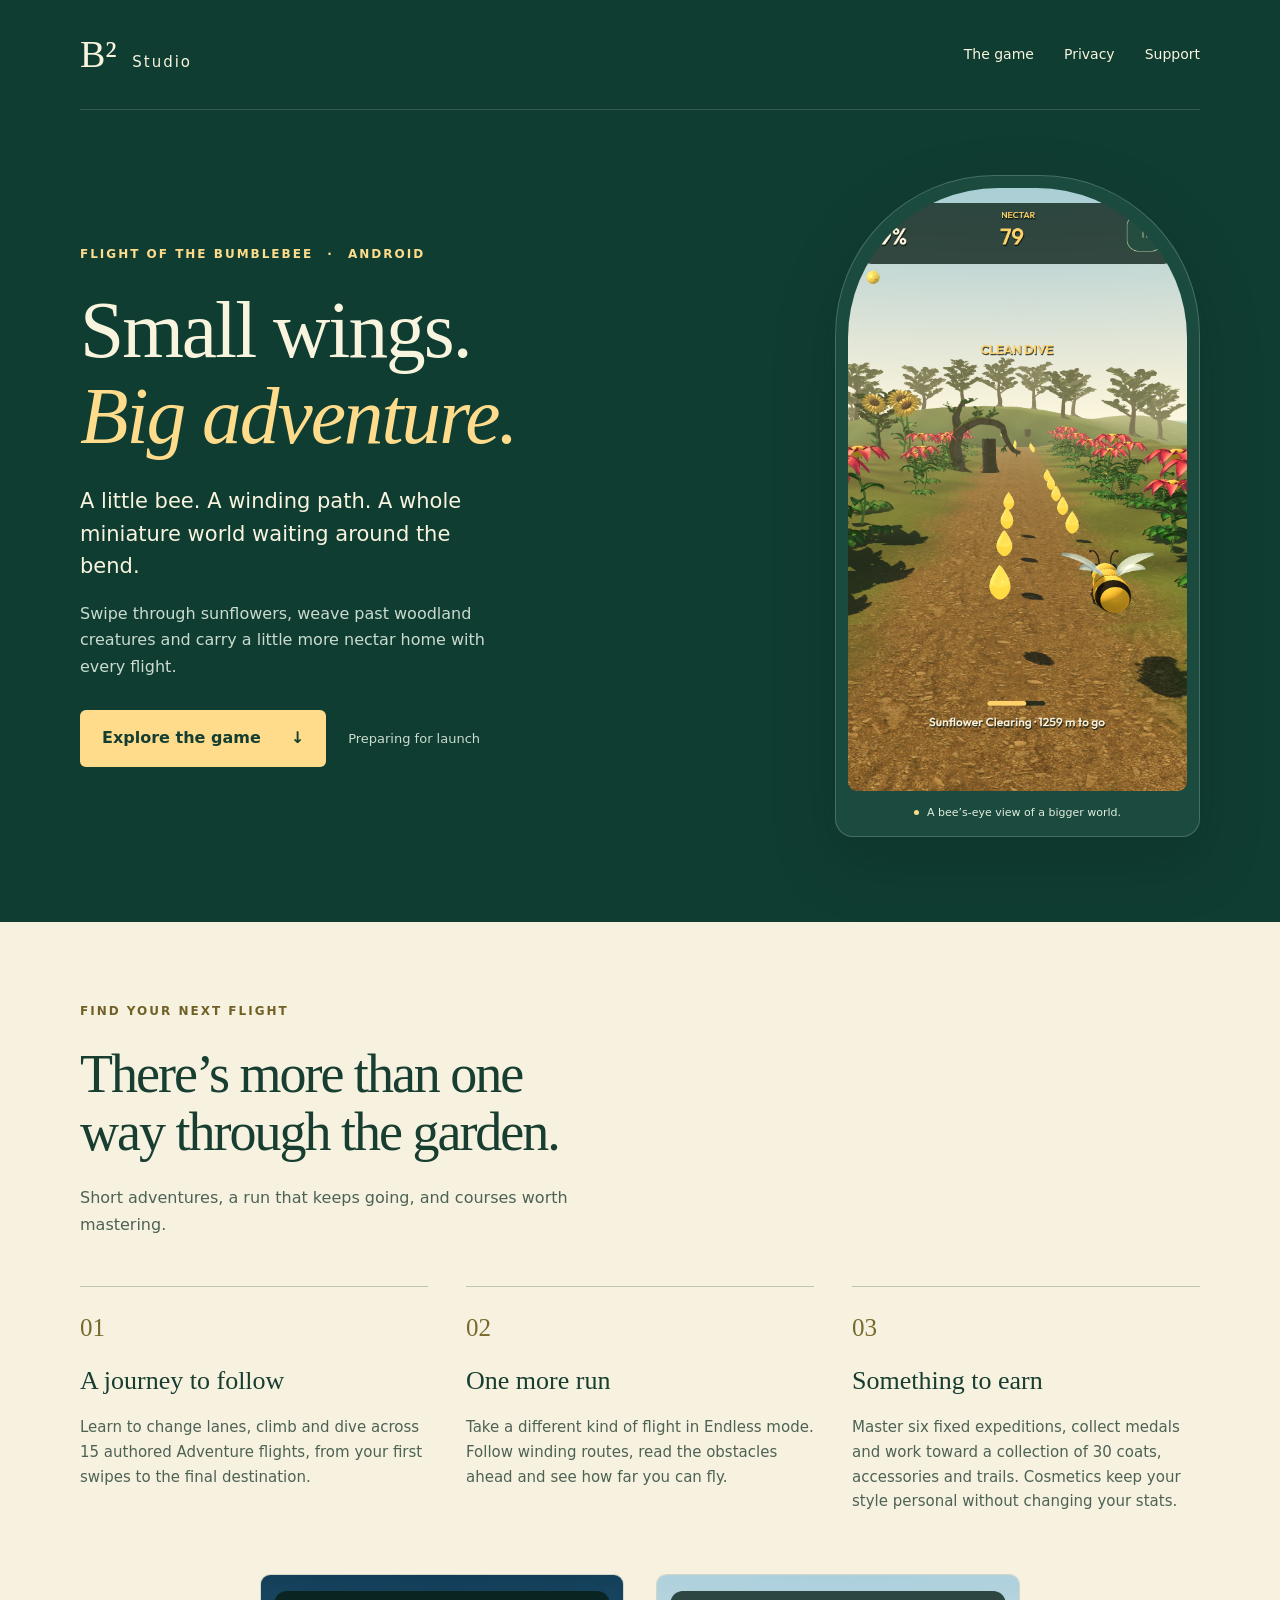
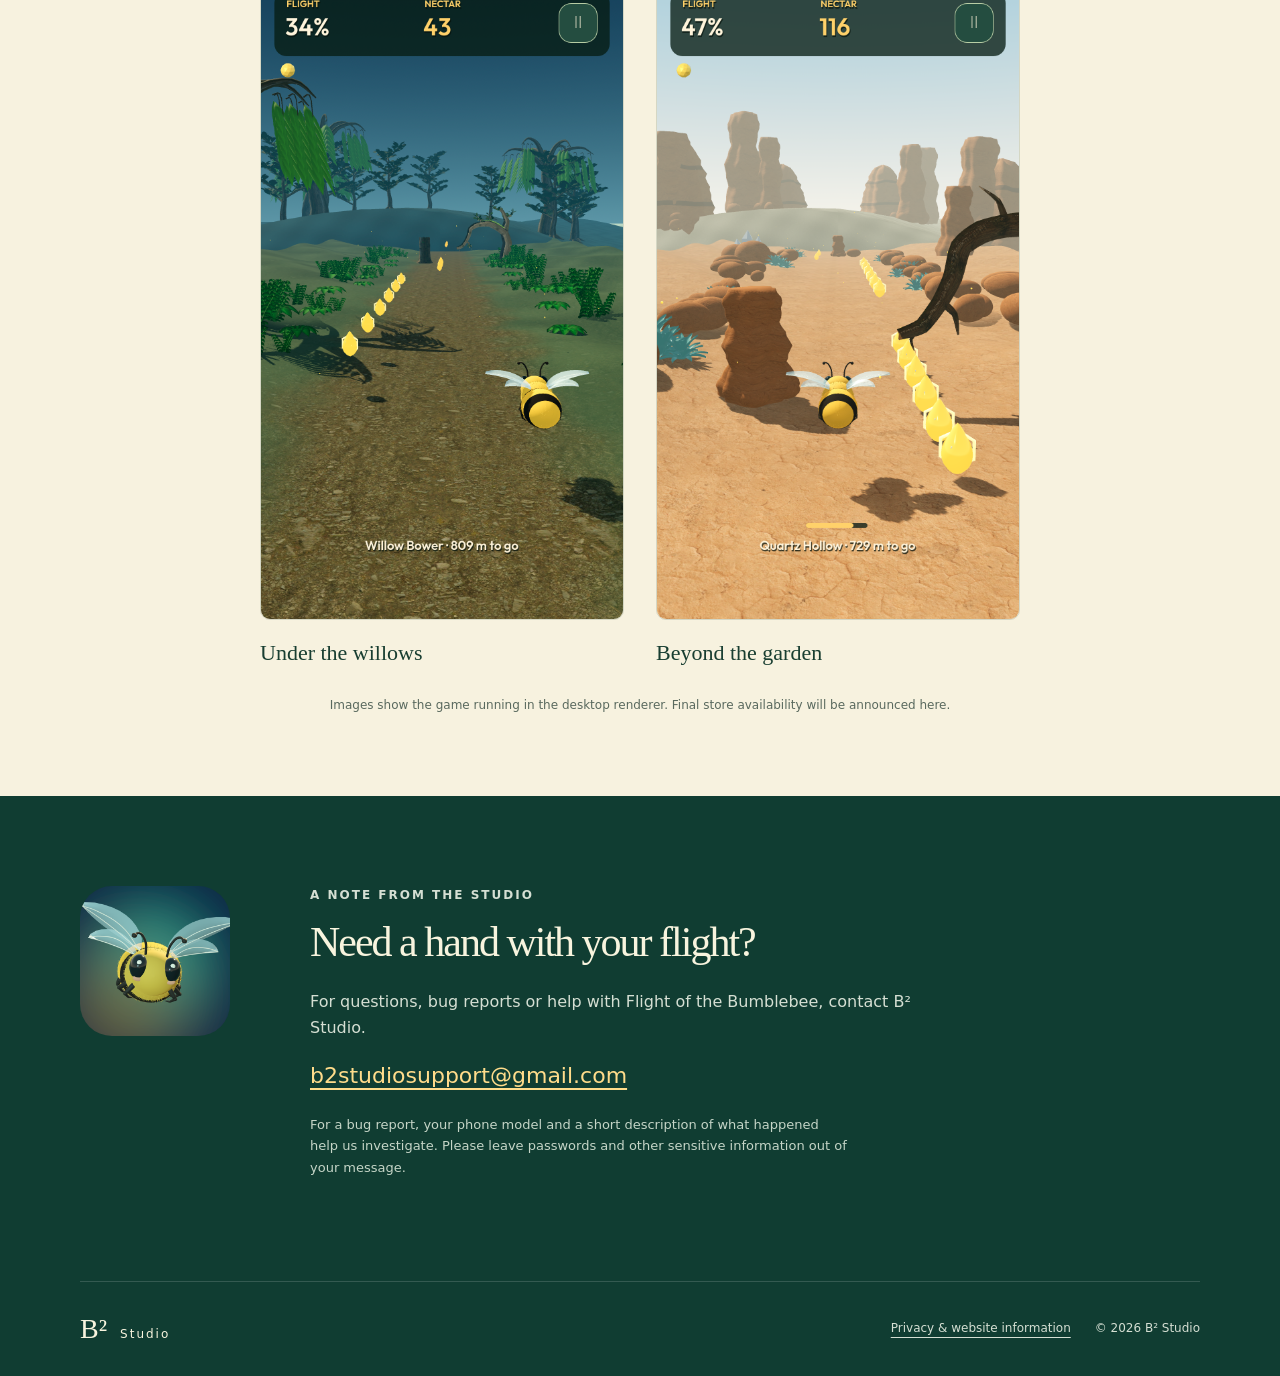
<file: index.html>
<!doctype html>
<html lang="en">
<head>
  <meta charset="utf-8">
  <meta name="viewport" content="width=device-width, initial-scale=1">
  <meta name="description" content="B² Studio presents Flight of the Bumblebee: a colorful Android adventure through miniature gardens. Game information, privacy and support.">
  <meta name="theme-color" content="#103d32">
  <title>B² Studio · Flight of the Bumblebee</title>
  <link rel="icon" type="image/png" href="assets/bee-icon.png">
  <link rel="stylesheet" href="style.css">
</head>
<body>
  <a class="skip-link" href="#main">Skip to content</a>
  <header class="site-header wrap">
    <a class="wordmark" href="./" aria-label="B squared Studio home">B² <span>Studio</span></a>
    <nav aria-label="Main navigation"><a href="#game">The game</a><a href="privacy.html">Privacy</a><a href="#support">Support</a></nav>
  </header>
  <main id="main">
    <section class="hero wrap" aria-labelledby="hero-title">
      <div class="hero-copy">
        <p class="eyebrow">Flight of the Bumblebee <span>·</span> Android</p>
        <h1 id="hero-title">Small wings.<br><em>Big adventure.</em></h1>
        <p class="intro">A little bee. A winding path. A whole miniature world waiting around the bend.</p>
        <p class="hero-description">Swipe through sunflowers, weave past woodland creatures and carry a little more nectar home with every flight.</p>
        <div class="hero-actions"><a class="button" href="#game">Explore the game <span aria-hidden="true">↓</span></a><span class="availability">Preparing for launch</span></div>
      </div>
      <figure class="hero-image">
        <img src="assets/sunflower.png" width="1080" height="1920" alt="The bee flying down a golden garden path surrounded by towering sunflowers, with the game's flight and nectar controls visible.">
        <figcaption><span class="caption-dot" aria-hidden="true"></span> A bee’s-eye view of a bigger world.</figcaption>
      </figure>
    </section>
    <section class="game-section" id="game" aria-labelledby="game-title">
      <div class="wrap">
        <div class="section-heading"><p class="eyebrow">Find your next flight</p><h2 id="game-title">There’s more than one<br>way through the garden.</h2><p>Short adventures, a run that keeps going, and courses worth mastering.</p></div>
        <div class="modes">
          <article class="mode"><span class="mode-number" aria-hidden="true">01</span><h3>A journey to follow</h3><p>Learn to change lanes, climb and dive across 15 authored Adventure flights, from your first swipes to the final destination.</p></article>
          <article class="mode"><span class="mode-number" aria-hidden="true">02</span><h3>One more run</h3><p>Take a different kind of flight in Endless mode. Follow winding routes, read the obstacles ahead and see how far you can fly.</p></article>
          <article class="mode"><span class="mode-number" aria-hidden="true">03</span><h3>Something to earn</h3><p>Master six fixed expeditions, collect medals and work toward a collection of 30 coats, accessories and trails. Cosmetics keep your style personal without changing your stats.</p></article>
        </div>
        <div class="gallery" aria-label="Gameplay images">
          <figure><img src="assets/willow.png" width="1080" height="1920" loading="lazy" alt="Actual gameplay showing a flight through the leafy Willow garden route."><figcaption>Under the willows</figcaption></figure>
          <figure><img src="assets/quartz.png" width="1080" height="1920" loading="lazy" alt="Actual gameplay showing the bee on a warm, rocky Quartz route."><figcaption>Beyond the garden</figcaption></figure>
        </div>
        <p class="image-note">Images show the game running in the desktop renderer. Final store availability will be announced here.</p>
      </div>
    </section>
    <section class="support wrap" id="support" aria-labelledby="support-title">
      <img src="assets/bee-icon.png" width="512" height="512" alt="" class="support-icon" loading="lazy">
      <div><p class="eyebrow">A note from the studio</p><h2 id="support-title">Need a hand with your flight?</h2><p>For questions, bug reports or help with Flight of the Bumblebee, contact B² Studio.</p><a class="email-link" href="mailto:b2studiosupport@gmail.com">b2studiosupport@gmail.com</a><p class="support-note">For a bug report, your phone model and a short description of what happened help us investigate. Please leave passwords and other sensitive information out of your message.</p></div>
    </section>
  </main>
  <footer class="site-footer wrap"><a class="wordmark" href="./" aria-label="B squared Studio home">B² <span>Studio</span></a><div><a href="privacy.html">Privacy &amp; website information</a><span>© 2026 B² Studio</span></div></footer>
</body>
</html>
</file>
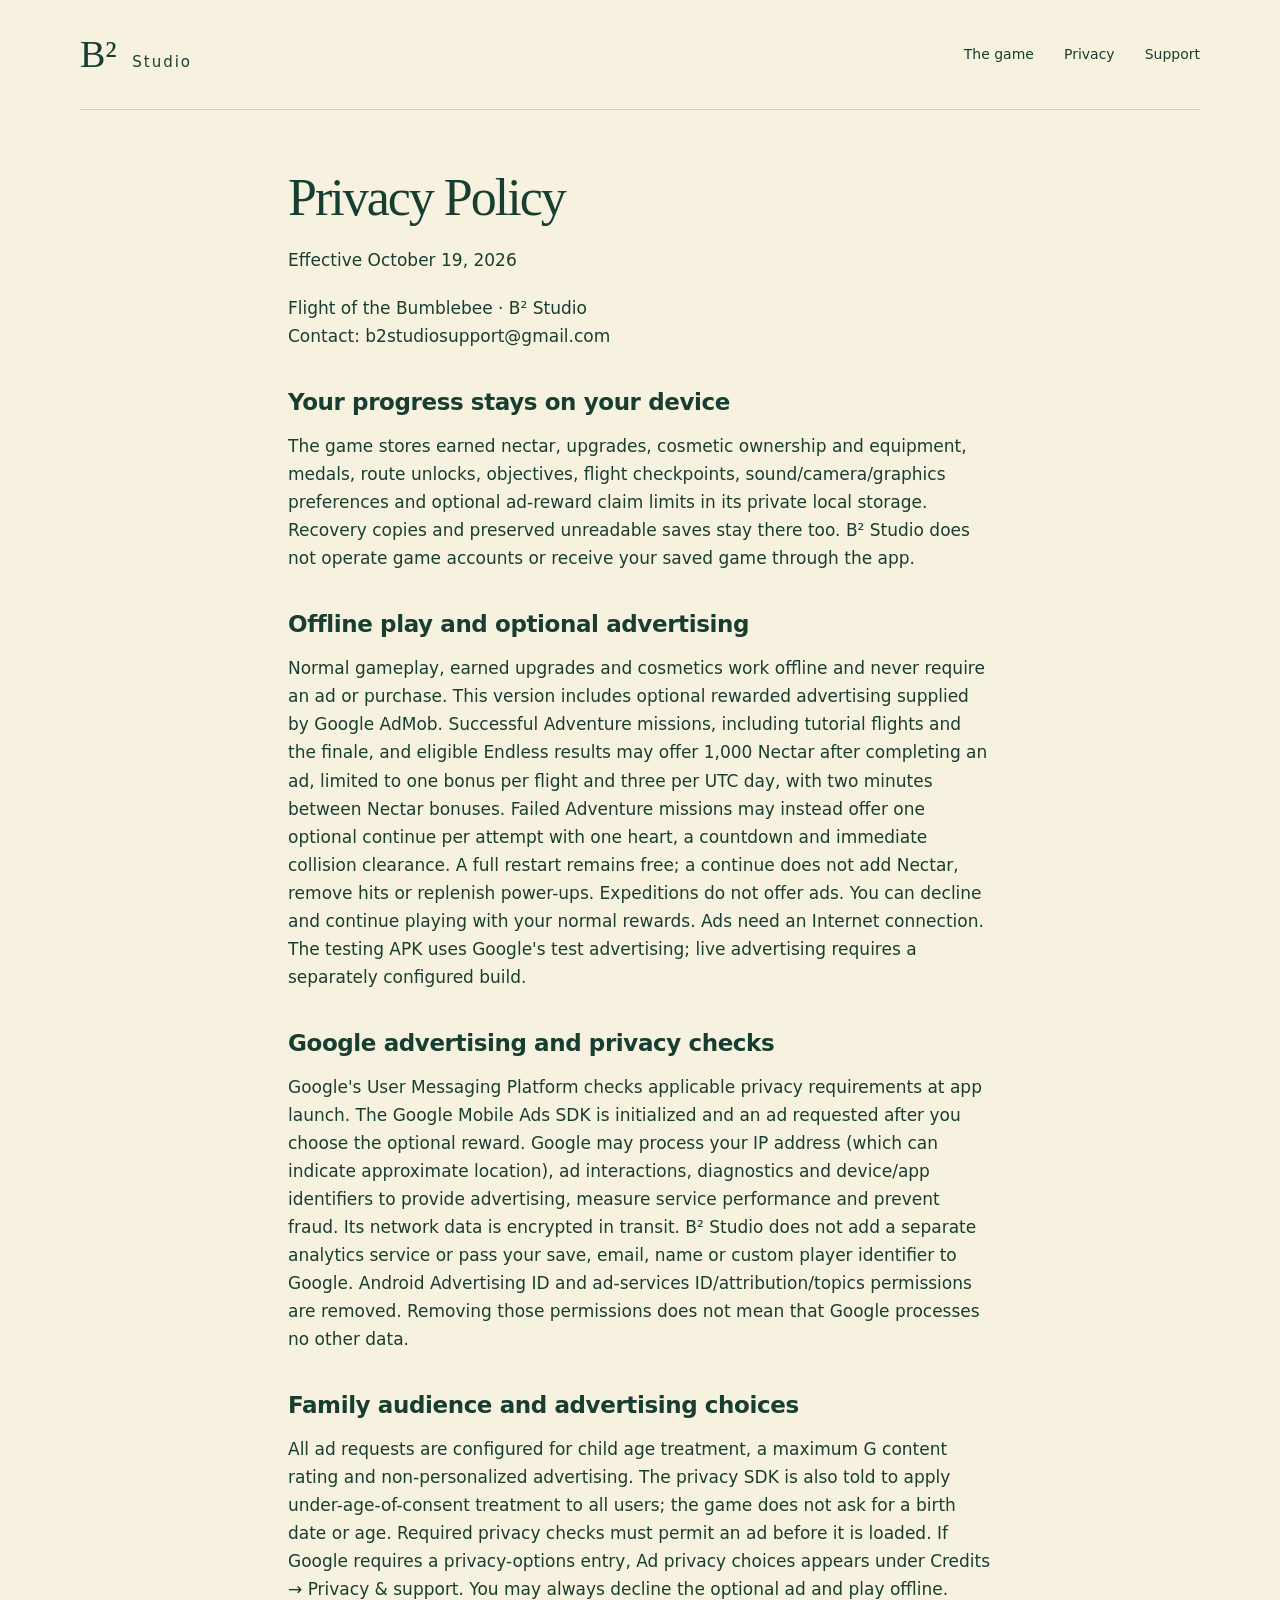
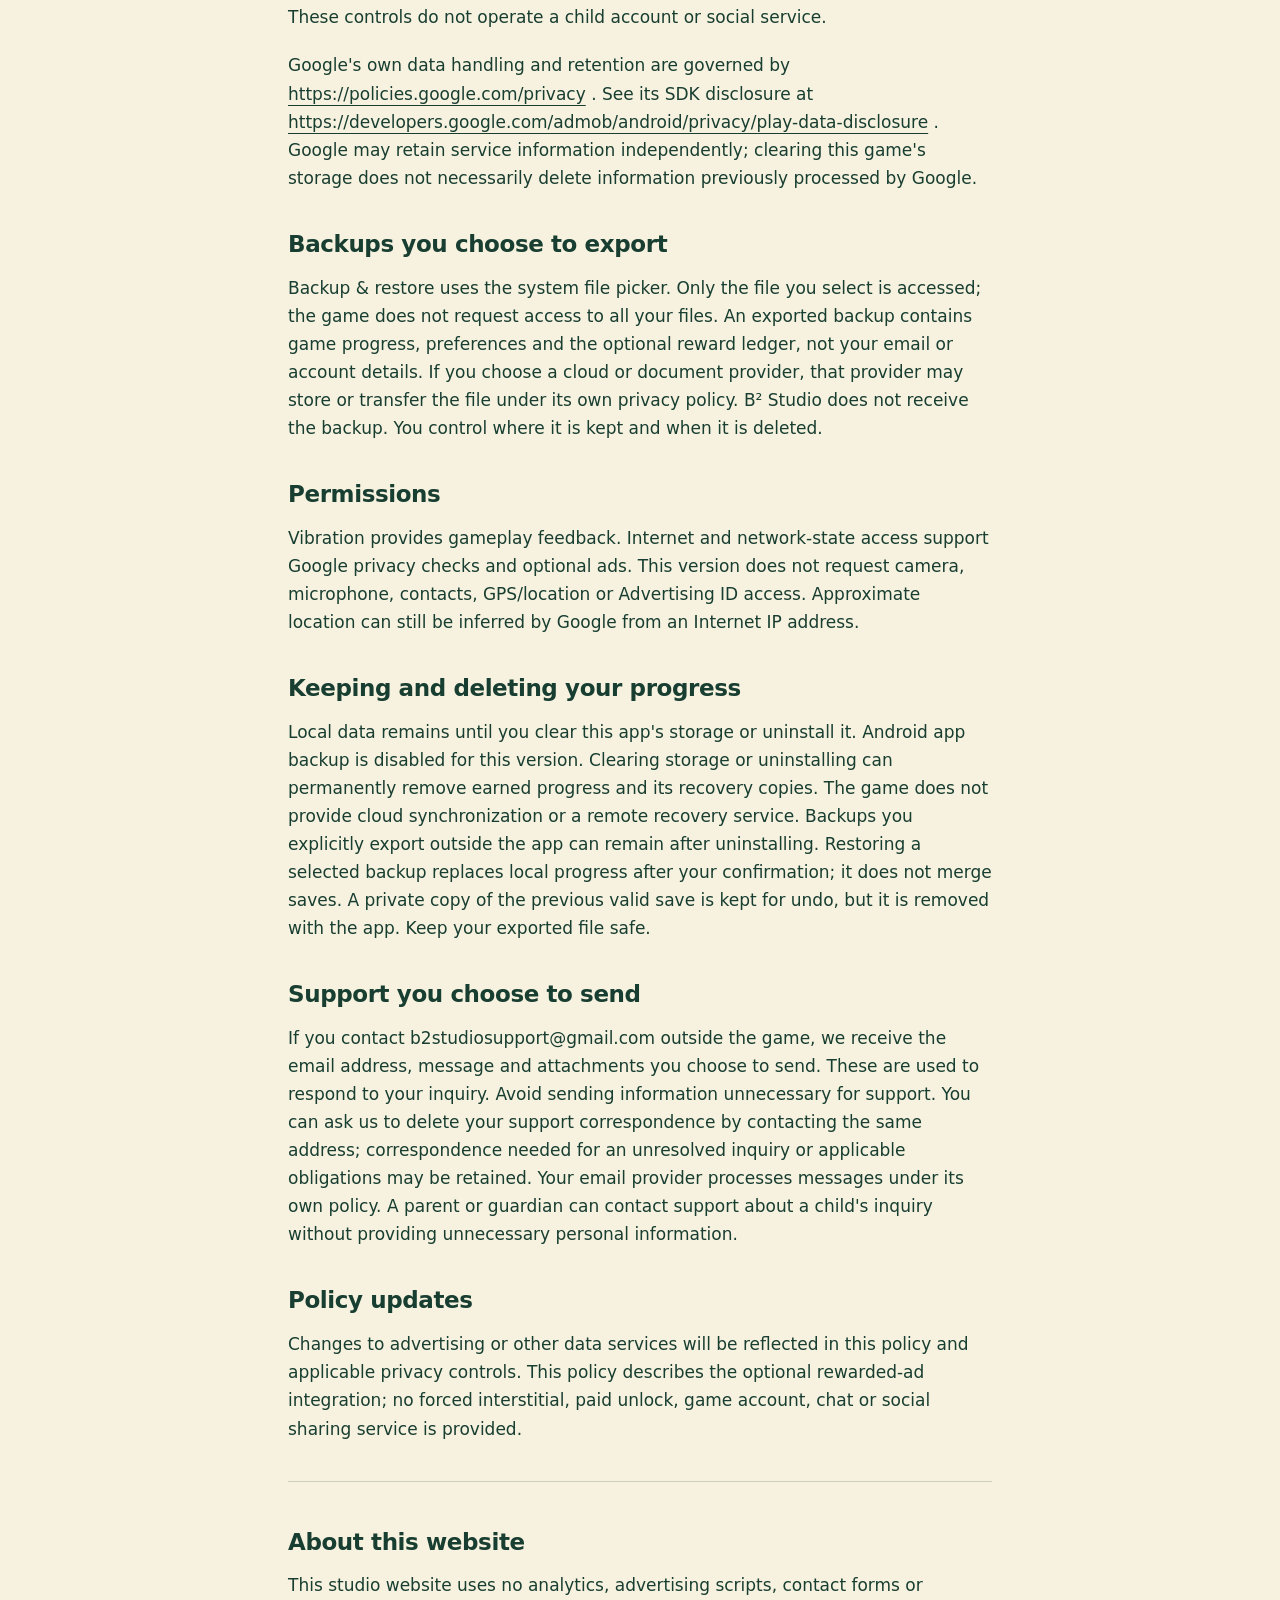
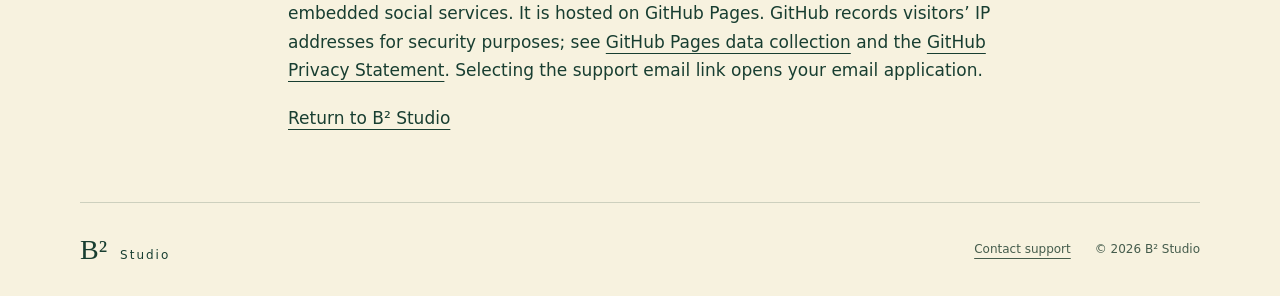
<file: privacy.html>
<!doctype html><html lang="en"><head><meta charset="utf-8"><meta name="viewport" content="width=device-width,initial-scale=1"><meta name="description" content="Privacy policy for Flight of the Bumblebee by B² Studio, including optional rewarded ads, local saves and support."><meta name="theme-color" content="#103d32"><title>Privacy · Flight of the Bumblebee · B² Studio</title><link rel="icon" type="image/png" href="assets/bee-icon.png"><link rel="stylesheet" href="style.css"></head><body class="policy-page"><a class="skip-link" href="#main">Skip to content</a><header class="site-header wrap"><a class="wordmark" href="./" aria-label="B squared Studio home">B² <span>Studio</span></a><nav aria-label="Main navigation"><a href="./#game">The game</a><a href="privacy.html" aria-current="page">Privacy</a><a href="./#support">Support</a></nav></header><main id="main" class="policy"><article id="game-policy"><h1>Privacy Policy</h1><p>Effective October 19, 2026</p><p>Flight of the Bumblebee · B² Studio<br>Contact: b2studiosupport@gmail.com</p><h2>Your progress stays on your device</h2><p>The game stores earned nectar, upgrades, cosmetic ownership and equipment, medals, route unlocks, objectives, flight checkpoints, sound/camera/graphics preferences and optional ad-reward claim limits in its private local storage. Recovery copies and preserved unreadable saves stay there too. B² Studio does not operate game accounts or receive your saved game through the app.</p><h2>Offline play and optional advertising</h2><p>Normal gameplay, earned upgrades and cosmetics work offline and never require an ad or purchase. This version includes optional rewarded advertising supplied by Google AdMob. Successful Adventure missions, including tutorial flights and the finale, and eligible Endless results may offer 1,000 Nectar after completing an ad, limited to one bonus per flight and three per UTC day, with two minutes between Nectar bonuses. Failed Adventure missions may instead offer one optional continue per attempt with one heart, a countdown and immediate collision clearance. A full restart remains free; a continue does not add Nectar, remove hits or replenish power-ups. Expeditions do not offer ads. You can decline and continue playing with your normal rewards. Ads need an Internet connection. The testing APK uses Google&#x27;s test advertising; live advertising requires a separately configured build.</p><h2>Google advertising and privacy checks</h2><p>Google&#x27;s User Messaging Platform checks applicable privacy requirements at app launch. The Google Mobile Ads SDK is initialized and an ad requested after you choose the optional reward. Google may process your IP address (which can indicate approximate location), ad interactions, diagnostics and device/app identifiers to provide advertising, measure service performance and prevent fraud. Its network data is encrypted in transit. B² Studio does not add a separate analytics service or pass your save, email, name or custom player identifier to Google. Android Advertising ID and ad-services ID/attribution/topics permissions are removed. Removing those permissions does not mean that Google processes no other data.</p><h2>Family audience and advertising choices</h2><p>All ad requests are configured for child age treatment, a maximum G content rating and non-personalized advertising. The privacy SDK is also told to apply under-age-of-consent treatment to all users; the game does not ask for a birth date or age. Required privacy checks must permit an ad before it is loaded. If Google requires a privacy-options entry, Ad privacy choices appears under Credits → Privacy &amp; support. You may always decline the optional ad and play offline. These controls do not operate a child account or social service.</p><p>Google&#x27;s own data handling and retention are governed by <a href="https://policies.google.com/privacy">https://policies.google.com/privacy</a> . See its SDK disclosure at <a href="https://developers.google.com/admob/android/privacy/play-data-disclosure">https://developers.google.com/admob/android/privacy/play-data-disclosure</a> . Google may retain service information independently; clearing this game&#x27;s storage does not necessarily delete information previously processed by Google.</p><h2>Backups you choose to export</h2><p>Backup &amp; restore uses the system file picker. Only the file you select is accessed; the game does not request access to all your files. An exported backup contains game progress, preferences and the optional reward ledger, not your email or account details. If you choose a cloud or document provider, that provider may store or transfer the file under its own privacy policy. B² Studio does not receive the backup. You control where it is kept and when it is deleted.</p><h2>Permissions</h2><p>Vibration provides gameplay feedback. Internet and network-state access support Google privacy checks and optional ads. This version does not request camera, microphone, contacts, GPS/location or Advertising ID access. Approximate location can still be inferred by Google from an Internet IP address.</p><h2>Keeping and deleting your progress</h2><p>Local data remains until you clear this app&#x27;s storage or uninstall it. Android app backup is disabled for this version. Clearing storage or uninstalling can permanently remove earned progress and its recovery copies. The game does not provide cloud synchronization or a remote recovery service. Backups you explicitly export outside the app can remain after uninstalling. Restoring a selected backup replaces local progress after your confirmation; it does not merge saves. A private copy of the previous valid save is kept for undo, but it is removed with the app. Keep your exported file safe.</p><h2>Support you choose to send</h2><p>If you contact b2studiosupport@gmail.com outside the game, we receive the email address, message and attachments you choose to send. These are used to respond to your inquiry. Avoid sending information unnecessary for support. You can ask us to delete your support correspondence by contacting the same address; correspondence needed for an unresolved inquiry or applicable obligations may be retained. Your email provider processes messages under its own policy. A parent or guardian can contact support about a child&#x27;s inquiry without providing unnecessary personal information.</p><h2>Policy updates</h2><p>Changes to advertising or other data services will be reflected in this policy and applicable privacy controls. This policy describes the optional rewarded-ad integration; no forced interstitial, paid unlock, game account, chat or social sharing service is provided.</p></article><aside class="website-note" aria-labelledby="website-privacy"><h2 id="website-privacy">About this website</h2><p>This studio website uses no analytics, advertising scripts, contact forms or embedded social services. It is hosted on GitHub Pages. GitHub records visitors’ IP addresses for security purposes; see <a href="https://docs.github.com/en/pages/getting-started-with-github-pages/what-is-github-pages#data-collection">GitHub Pages data collection</a> and the <a href="https://docs.github.com/en/site-policy/privacy-policies/github-general-privacy-statement">GitHub Privacy Statement</a>. Selecting the support email link opens your email application.</p><p><a href="./">Return to B² Studio</a></p></aside></main><footer class="site-footer wrap"><a class="wordmark" href="./" aria-label="B squared Studio home">B² <span>Studio</span></a><div><a href="mailto:b2studiosupport@gmail.com">Contact support</a><span>© 2026 B² Studio</span></div></footer></body></html>
</file>
<file: style.css>
*{box-sizing:border-box}html{scroll-behavior:smooth;scroll-padding-top:28px}body{margin:0;background:#103d32;color:#f8f4de;font-family:system-ui,-apple-system,BlinkMacSystemFont,"Segoe UI",sans-serif;line-height:1.65}a{color:inherit;text-underline-offset:5px}a:focus-visible{outline:3px solid #ffd675;outline-offset:6px;border-radius:3px}img{display:block;max-width:100%;height:auto}.wrap{width:min(1120px,calc(100% - 80px));margin-inline:auto}.skip-link{position:absolute;top:8px;left:8px;z-index:10;background:#ffe19a;color:#103d32;padding:8px 16px;transform:translateY(-150%)}.skip-link:focus{transform:translateY(0)}.site-header{min-height:110px;display:flex;align-items:center;justify-content:space-between;border-bottom:1px solid #ffffff26;gap:24px}.wordmark{font-family:Georgia,"Times New Roman",serif;font-size:38px;line-height:1.2;text-decoration:none;white-space:nowrap}.wordmark span{font-family:system-ui,sans-serif;font-size:15px;letter-spacing:2px;margin-left:6px}.site-header nav{display:flex;gap:30px;font-size:14px}.site-header nav a{text-decoration:none;padding-block:14px}.site-header nav a:hover{text-decoration:underline}.hero{display:grid;grid-template-columns:1.15fr .85fr;gap:70px;align-items:center;padding-block:65px 85px}.eyebrow{font-size:12px;font-weight:650;letter-spacing:2px;text-transform:uppercase;color:#ffdc8b;margin:0 0 23px}.eyebrow span{padding-inline:8px}h1,h2,h3,p,figure{margin-top:0}h1,h2{font-family:Georgia,"Times New Roman",serif;font-weight:400;letter-spacing:-2px;line-height:1.08}h1{font-size:clamp(56px,6.2vw,84px);margin-bottom:26px}h1 em{font-weight:400;color:#ffdc8b}h2{font-size:clamp(36px,4.5vw,54px);margin-bottom:24px}.intro{font-size:21px;line-height:1.55;max-width:430px;margin-bottom:18px}.hero-description{max-width:420px;color:#cbdbcf;font-size:16px}.hero-actions{display:flex;flex-wrap:wrap;gap:22px;align-items:center;margin-top:30px}.button{display:inline-flex;align-items:center;gap:30px;background:#ffdc8b;color:#153e32;text-decoration:none;font-weight:650;padding:15px 22px;border-radius:6px;min-height:50px}.button:hover{background:#ffe9b5}.availability{font-size:13px;color:#cbdbcf}.hero-image{margin:0;position:relative;padding:12px;border:1px solid #ffffff32;background:#1b4b3e;border-radius:160px 160px 18px 18px;box-shadow:0 24px 60px #061e1a40;max-width:365px;justify-self:end}.hero-image img{border-radius:150px 150px 9px 9px;width:100%;aspect-ratio:9/16;object-fit:cover}.hero-image figcaption{font-size:11px;display:flex;gap:8px;align-items:center;justify-content:center;padding:13px 4px 2px;color:#e3ebdf}.caption-dot{width:5px;height:5px;border-radius:50%;background:#ffdc8b;flex:none}.game-section{background:#f7f2df;color:#183e31;padding-block:80px}.section-heading{max-width:680px}.section-heading .eyebrow{color:#716127}.section-heading>p:last-child{color:#4d6255;max-width:490px}.modes{display:grid;grid-template-columns:repeat(3,1fr);gap:38px;margin-top:48px;margin-bottom:60px}.mode{border-top:1px solid #183e3140;padding-top:20px}.mode-number{font-family:Georgia,serif;color:#78692d;font-size:25px}.mode h3{font-family:Georgia,serif;font-size:26px;font-weight:400;margin:12px 0}.mode p{font-size:15px;color:#4d6255;margin-bottom:0}.gallery{display:grid;grid-template-columns:1fr 1fr;gap:32px;max-width:760px;margin:0 auto}.gallery figure{margin:0}.gallery img{width:100%;border-radius:10px;border:1px solid #183e3126}.gallery figcaption{font-family:Georgia,serif;font-size:22px;margin-top:15px}.image-note{font-size:12px;color:#59695e;text-align:center;max-width:650px;margin:25px auto 0}.support{display:grid;grid-template-columns:170px 1fr;gap:60px;padding-block:90px;align-items:start}.support-icon{width:150px;height:150px;border-radius:32px}.support .eyebrow{margin-bottom:14px}.support h2{font-size:42px}.support p{max-width:640px;color:#d5dfd3}.email-link{font-size:clamp(16px,2.8vw,22px);color:#ffdc8b;overflow-wrap:anywhere}.support p.support-note{font-size:13px;margin-top:20px;max-width:540px;color:#c5d5c7}.site-footer{border-top:1px solid #ffffff26;display:flex;align-items:center;justify-content:space-between;gap:24px;padding-block:30px}.site-footer .wordmark{font-size:28px}.site-footer .wordmark span{font-size:12px}.site-footer>div{display:flex;gap:24px;flex-wrap:wrap;font-size:12px;color:#d5dfd3}.policy-page{background:#f7f2df;color:#183e31}.policy-page .site-header{border-color:#183e3130}.policy-page .site-footer{border-color:#183e3130}.policy-page .site-footer>div{color:#455c4c}.policy{max-width:760px;margin:60px auto 70px;padding-inline:28px;overflow-wrap:anywhere}.policy h1{font-size:52px;margin-bottom:20px}.policy h2{font-family:system-ui,sans-serif;font-size:23px;font-weight:650;letter-spacing:-.4px;line-height:1.3;margin:38px 0 14px}.policy p{font-size:17px;margin-bottom:20px}.website-note{border-top:1px solid #183e3130;padding-top:8px;margin-top:38px}.policy .eyebrow{color:#716127}section[id]{scroll-margin-top:28px}@media(max-width:850px){.wrap{width:calc(100% - 48px)}.hero{gap:34px;padding-block:48px 60px}.hero h1{font-size:55px}.intro{font-size:18px}.hero-image{max-width:310px}.modes{gap:24px}.support{gap:32px;grid-template-columns:120px 1fr}.support-icon{width:120px;height:120px}.support h2{font-size:36px}}@media(max-width:620px){.wrap{width:calc(100% - 40px)}.site-header{min-height:90px;gap:12px}.wordmark{font-size:30px}.wordmark span{font-size:11px;letter-spacing:1px;margin-left:2px}.site-header nav{gap:16px;font-size:12px}.hero{grid-template-columns:1fr;gap:38px;padding-block:45px 55px}.hero h1{font-size:clamp(49px,11.9vw,72px);letter-spacing:-1.7px}.eyebrow{font-size:10px;letter-spacing:1.6px;margin-bottom:20px}.eyebrow span{padding-inline:3px}.intro{max-width:100%;font-size:19px}.hero-description{max-width:100%}.hero-image{justify-self:center;max-width:330px;width:90%;border-radius:160px 160px 16px 16px}.hero-actions{gap:16px}.game-section{padding-block:52px}.section-heading h2{font-size:38px;letter-spacing:-1px}.modes{grid-template-columns:1fr;gap:28px;margin-top:30px;margin-bottom:40px}.mode h3{margin-top:7px}.mode p{font-size:16px}.gallery{gap:16px}.gallery figcaption{font-size:18px;line-height:1.3}.support{padding-block:55px;grid-template-columns:1fr;gap:25px}.support-icon{width:90px;height:90px;border-radius:20px}.support h2{font-size:36px;letter-spacing:-1px}.site-footer{align-items:start;flex-direction:column;gap:20px}.site-footer>div{gap:12px;flex-direction:column}.policy{margin-block:38px 50px;padding-inline:20px}.policy h1{font-size:42px;letter-spacing:-1px}.policy h2{font-size:22px}.policy p{font-size:16px}}@media(prefers-reduced-motion:reduce){html{scroll-behavior:auto}}
</file>
